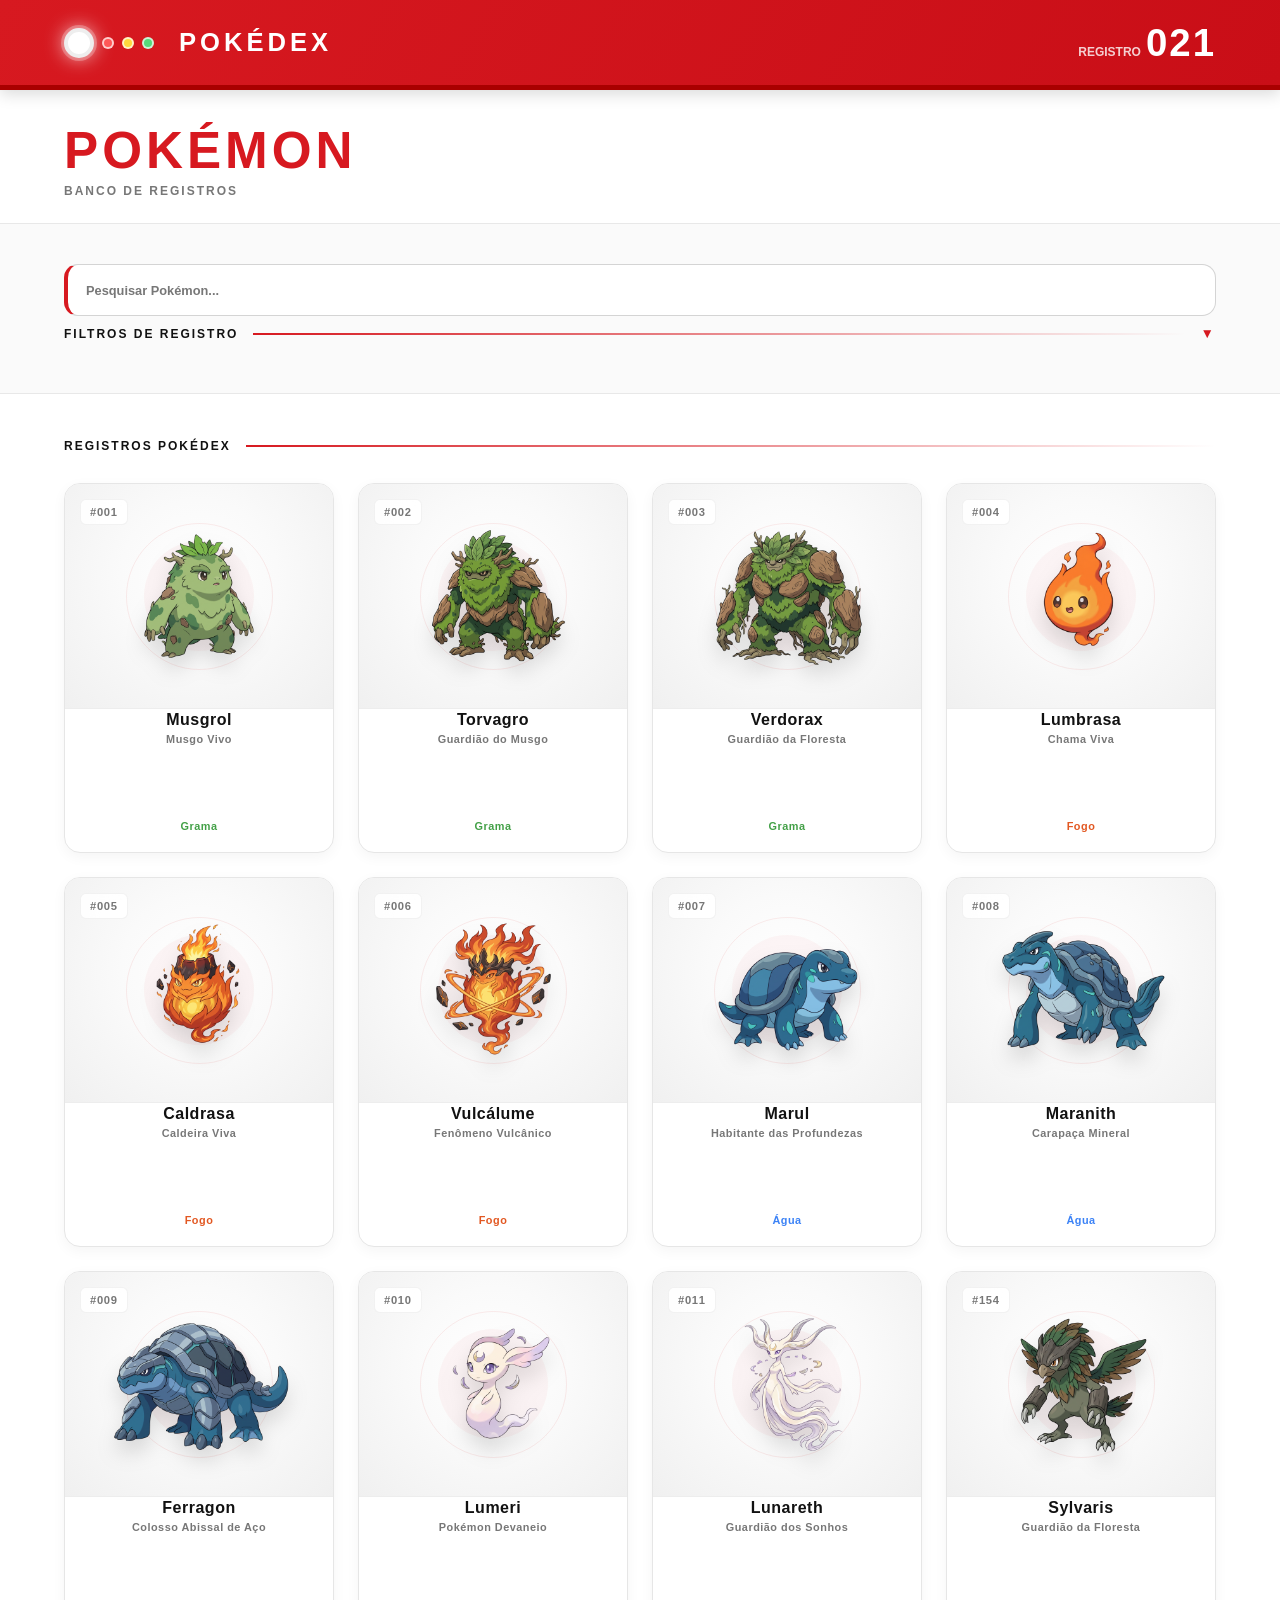
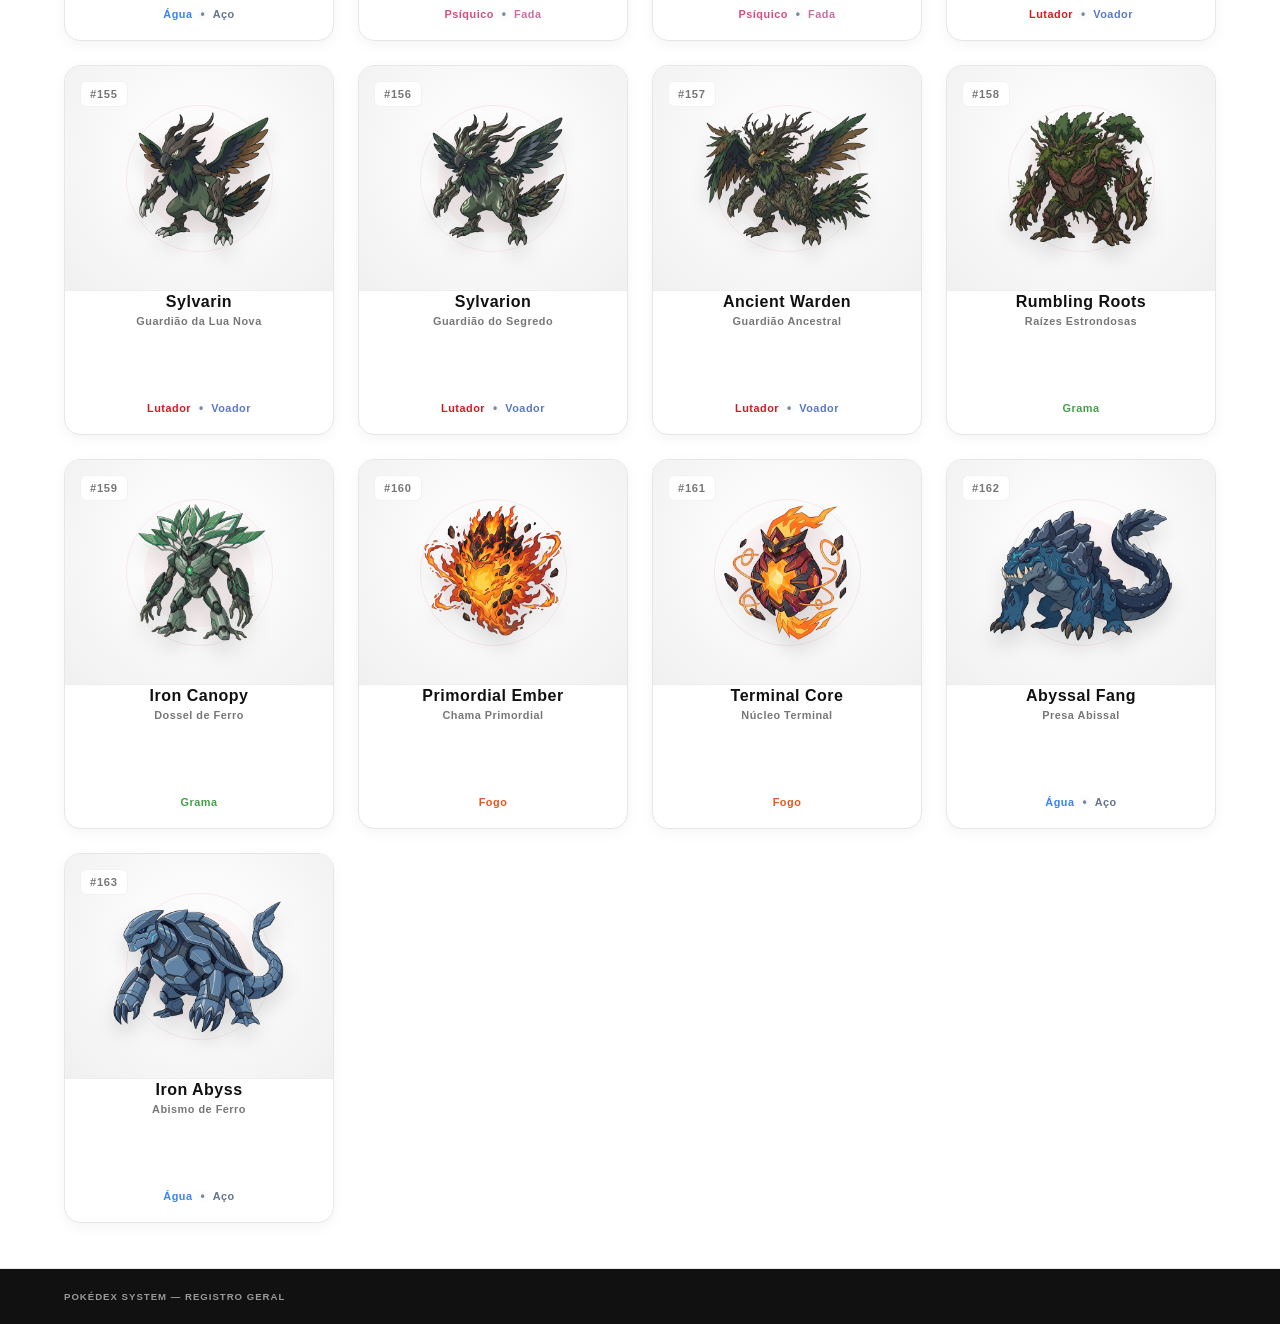
<file: index.html>
<!DOCTYPE html>

<html lang="pt-BR">

<head>


<meta charset="UTF-8">
<meta name="viewport" content="width=device-width, initial-scale=1.0">

<title>Pokédex — Sistema de Registro</title>

<link rel="stylesheet" href="css/pokedex.css">


</head>

<body>

<main class="pokedex" id="pokedex">


<!-- =====================================================
     HEADER
====================================================== -->

<header class="pokedex-header">

    <div class="header-lights">

        <span class="light light-main"></span>
        <span class="light light-red"></span>
        <span class="light light-yellow"></span>
        <span class="light light-green"></span>

    </div>

    <div class="header-title">

        <span>POKÉDEX</span>

    </div>

    <div class="header-number">

        <span>REGISTRO</span>

        <strong id="pokemon-count">
            001
        </strong>

    </div>

</header>


<!-- =====================================================
     TÍTULO
====================================================== -->

<section class="pokemon-identification">

    <div class="pokemon-name">

        <h1>
            POKÉMON
        </h1>

        <span>
            BANCO DE REGISTROS
        </span>

    </div>

</section>



<!-- =====================================================
     BUSCA E FILTROS
====================================================== -->
<section class="pokedex-filters">

    <!-- BUSCA -->
    <div class="filter-search">
        <input
            type="text"
            id="pokemon-search"
            placeholder="Pesquisar Pokémon..."
            autocomplete="off"
        >
    </div>

    <!-- CABEÇALHO RECOLHÍVEL DOS FILTROS -->
    <button
        type="button"
        class="filters-toggle"
        id="filters-toggle"
        aria-expanded="false"
        aria-controls="filters-content"
    >
        <span>FILTROS DE REGISTRO</span>
        <span class="filters-arrow">▼</span>
    </button>

    <!-- CONTEÚDO DOS FILTROS -->
    <div class="filters-content" id="filters-content" hidden>

        <div class="filter-grid">

            <!-- TIPO -->
            <div class="filter-group">
                <label for="type-filter">TIPO</label>

                <select id="type-filter">
                    <option value="all">TODOS OS TIPOS</option>
                    <option value="normal">NORMAL</option>
                    <option value="fire">FOGO</option>
                    <option value="water">ÁGUA</option>
                    <option value="electric">ELÉTRICO</option>
                    <option value="grass">GRAMA</option>
                    <option value="ice">GELO</option>
                    <option value="fighting">LUTADOR</option>
                    <option value="poison">VENENO</option>
                    <option value="ground">TERRA</option>
                    <option value="flying">VOADOR</option>
                    <option value="psychic">PSÍQUICO</option>
                    <option value="bug">INSETO</option>
                    <option value="rock">PEDRA</option>
                    <option value="ghost">FANTASMA</option>
                    <option value="dragon">DRAGÃO</option>
                    <option value="dark">SOMBRIO</option>
                    <option value="steel">AÇO</option>
                    <option value="fairy">FADA</option>
                </select>
            </div>

            <!-- CATEGORIA -->
            <div class="filter-group">
                <label for="category-filter">CATEGORIA</label>

                <select id="category-filter">
                    <option value="all">TODOS</option>
                    <option value="legendary">LENDÁRIO</option>
                    <option value="pseudo">PSEUDO-LENDÁRIO</option>
                    <option value="normal">COMUM</option>
                </select>
            </div>

            <!-- FORMAS ESPECIAIS -->
            <div class="filter-group">
                <label for="special-filter">FORMAS ESPECIAIS</label>

                <select id="special-filter">
                    <option value="all">TODAS</option>
                    <option value="mega">MEGA EVOLUÇÃO</option>
                    <option value="gigantamax">GIGANTAMAX</option>
                    <option value="tera">TERASTALIZAÇÃO</option>
                    <option value="paradox">PARADOX</option>
                    <option value="regional">FORMA REGIONAL</option>
                </select>
            </div>

            <!-- STATUS DO REGISTRO -->
            <div class="filter-group">
                <label for="status-filter">REGISTRO</label>

                <select id="status-filter">
                    <option value="all">TODOS</option>
                    <option value="registered">REGISTRADOS</option>
                </select>
            </div>

        </div>

        <!-- LIMPAR FILTROS -->
        <button
            type="button"
            class="filter-reset"
            id="reset-filters"
        >
            LIMPAR FILTROS
        </button>

    </div>

</section>


<!-- =====================================================
     LISTA DE POKÉMON
====================================================== -->

<section class="pokemon-list-section">

    <div class="section-title">

        <span>
            REGISTROS POKÉDEX
        </span>

    </div>


    <!-- STATUS DO AJAX -->

    <div
        class="dex-loading"
        id="dex-loading"
    >

        <span class="status-dot"></span>

        CARREGANDO REGISTROS...

    </div>


    <!-- ERRO -->

    <div
        class="dex-error"
        id="dex-error"
        hidden
    >

        <strong>
            ERRO DE COMUNICAÇÃO
        </strong>

        <p>
            Não foi possível carregar os registros da Pokédex.
        </p>

    </div>


    <!-- RESULTADO -->

    <div
        class="pokemon-grid"
        id="pokemon-grid"
    >

        <!--
            Os Pokémon serão inseridos aqui
            automaticamente pelo JavaScript.
        -->

    </div>


    <!-- SEM RESULTADOS -->

    <div
        class="dex-empty"
        id="dex-empty"
        hidden
    >

        NENHUM POKÉMON ENCONTRADO.

    </div>

</section>


<!-- =====================================================
     FOOTER
====================================================== -->

<footer class="pokedex-footer">

    <div>
        POKÉDEX SYSTEM — REGISTRO GERAL
    </div>

</footer>


</main>

<!-- =====================================================
     JAVASCRIPT
====================================================== -->

<script src="js/pokedex.js"></script>

</body>

</html>
</file>
<file: css/pokedex.css>
/* =========================================================
   POKÉDEX — INTERFACE PRINCIPAL
   Tema: Branco + Vermelho
   Compatível com a listagem, filtros e tela de detalhes
   ========================================================= */

/* ======================== RESET ======================== */

* {
    margin: 0;
    padding: 0;
    box-sizing: border-box;
}

:root {
    --red: #d71920;
    --red-dark: #a90000;
    --red-light: #ef3036;
    --white: #ffffff;
    --black: #111111;
    --gray-50: #fafafa;
    --gray-100: #f4f4f4;
    --gray-200: #e8e8e8;
    --gray-300: #d4d4d4;
    --gray-500: #777777;
    --gray-700: #3b3b3b;
    --green: #1ca64c;
    --blue: #3b82f6;
    --yellow: #f3c316;
    --shadow: 0 8px 25px rgba(0, 0, 0, 0.08);
    --shadow-hover: 0 16px 38px rgba(0, 0, 0, 0.14);
    --radius: 14px;
    --transition: 0.25s ease;
}

html {
    width: 100%;
    min-height: 100%;
    scroll-behavior: smooth;
}

body {
    width: 100%;
    min-height: 100vh;
    font-family: Arial, Helvetica, sans-serif;
    background: var(--gray-100);
    color: #171717;
    overflow-x: hidden;
}

img {
    max-width: 100%;
}

button,
input,
select {
    font: inherit;
}

button,
select {
    cursor: pointer;
}

button:disabled {
    cursor: not-allowed;
}

/* ======================== ESTRUTURA ======================== */

.pokedex {
    width: 100%;
    min-height: 100vh;
    display: flex;
    flex-direction: column;
    background: var(--white);
}

/* ======================== HEADER ======================== */

.pokedex-header {
    width: 100%;
    min-height: 90px;
    padding: 18px 5vw;
    display: flex;
    align-items: center;
    position: relative;
    z-index: 10;
    background: linear-gradient(120deg, var(--red), #c90e17);
    color: var(--white);
    border-bottom: 5px solid var(--red-dark);
    box-shadow: 0 4px 15px rgba(0, 0, 0, 0.15);
}

.header-lights {
    display: flex;
    align-items: center;
    gap: 8px;
    margin-right: 25px;
}

.light {
    width: 12px;
    height: 12px;
    border-radius: 50%;
    border: 2px solid rgba(255, 255, 255, 0.7);
    background: rgba(255, 255, 255, 0.35);
}

.light-main {
    width: 30px;
    height: 30px;
    background: var(--white);
    border: 4px solid #eeeeee;
    box-shadow: 0 0 0 3px rgba(255, 255, 255, 0.25),
                0 0 20px rgba(255, 255, 255, 0.8);
    animation: mainLightPulse 2.5s infinite;
}

.light-red { background: #ff5757; }
.light-yellow { background: #ffd83d; }
.light-green { background: #55d87a; }

@keyframes mainLightPulse {
    0%, 100% {
        box-shadow: 0 0 0 3px rgba(255, 255, 255, 0.25),
                    0 0 15px rgba(255, 255, 255, 0.5);
    }
    50% {
        box-shadow: 0 0 0 4px rgba(255, 255, 255, 0.3),
                    0 0 28px rgba(255, 255, 255, 0.95);
    }
}

.header-title {
    display: flex;
    flex-direction: column;
    gap: 3px;
}

.header-title span {
    font-size: clamp(1.3rem, 2vw, 1.9rem);
    font-weight: 900;
    letter-spacing: 4px;
}

.header-title small {
    font-size: 0.65rem;
    font-weight: 700;
    letter-spacing: 2px;
    opacity: 0.85;
}

.header-number {
    margin-left: auto;
    display: flex;
    align-items: baseline;
    gap: 5px;
}

.header-number span {
    font-size: 0.75rem;
    font-weight: 700;
    opacity: 0.8;
}

.header-number strong {
    font-size: clamp(1.5rem, 3vw, 2.5rem);
    font-weight: 900;
    letter-spacing: 2px;
}

/* ======================== IDENTIFICAÇÃO ======================== */

.pokemon-identification {
    width: 100%;
    padding: 35px 5vw 25px;
    display: flex;
    align-items: center;
    gap: 25px;
    background: var(--white);
    border-bottom: 1px solid var(--gray-200);
}

.dex-id {
    min-width: 110px;
    height: 45px;
    padding: 0 15px;
    display: flex;
    align-items: center;
    justify-content: center;
    background: var(--black);
    color: var(--white);
    border-radius: 6px;
    font-size: 0.75rem;
    font-weight: 800;
    letter-spacing: 1px;
}

.pokemon-name h1 {
    color: var(--red);
    font-size: clamp(2rem, 4vw, 3.5rem);
    font-weight: 900;
    letter-spacing: 4px;
    line-height: 1;
}

.pokemon-name span {
    display: block;
    margin-top: 8px;
    color: var(--gray-500);
    font-size: 0.75rem;
    font-weight: 800;
    letter-spacing: 2px;
}

/* ======================== TÍTULOS ======================== */

.section-title {
    display: flex;
    align-items: center;
    gap: 15px;
    margin-bottom: 30px;
    color: var(--black);
    font-size: 0.75rem;
    font-weight: 900;
    letter-spacing: 2px;
}

.section-title::after {
    content: "";
    height: 2px;
    flex: 1;
    background: linear-gradient(to right, var(--red), transparent);
}

/* ======================== FILTROS ======================== */

.pokedex-filters {
    width: 100%;
    padding: 40px 5vw;
    background: var(--gray-50);
    border-bottom: 1px solid var(--gray-200);
}

.filter-search {
    width: 100%;
    margin-bottom: 20px;
}

.filter-search input {
    width: 100%;
    height: 52px;
    padding: 0 18px;
    border: 1px solid var(--gray-300);
    border-left: 4px solid var(--red);
    border-radius: var(--radius);
    background: var(--white);
    color: var(--black);
    font-size: 0.8rem;
    font-weight: 700;
    outline: none;
    transition: border-color var(--transition),
                box-shadow var(--transition);
}

.filter-search input::placeholder {
    color: var(--gray-500);
}

.filter-search input:focus {
    border-color: var(--red);
    box-shadow: 0 0 0 4px rgba(215, 25, 32, 0.09);
}

.filter-grid {
    display: grid;
    grid-template-columns: repeat(4, minmax(0, 1fr));
    gap: 15px;
}

.filter-group {
    display: flex;
    flex-direction: column;
    gap: 7px;
}

.filter-group label {
    color: var(--gray-500);
    font-size: 0.6rem;
    font-weight: 900;
    letter-spacing: 1.5px;
}

.filter-group select {
    width: 100%;
    height: 45px;
    padding: 0 12px;
    border: 1px solid var(--gray-300);
    border-radius: 7px;
    background: var(--white);
    color: var(--black);
    font-size: 0.68rem;
    font-weight: 800;
    outline: none;
    transition: border-color var(--transition),
                box-shadow var(--transition);
}

.filter-group select:focus {
    border-color: var(--red);
    box-shadow: 0 0 0 3px rgba(215, 25, 32, 0.08);
}

.filter-reset {
    height: 40px;
    margin-top: 18px;
    padding: 0 18px;
    border: 1px solid var(--gray-300);
    border-radius: 7px;
    background: var(--white);
    color: var(--gray-700);
    font-size: 0.65rem;
    font-weight: 900;
    letter-spacing: 1px;
    transition: background var(--transition),
                color var(--transition),
                border-color var(--transition),
                transform var(--transition);
}

.filter-reset:hover {
    background: var(--black);
    color: var(--white);
    border-color: var(--black);
    transform: translateY(-2px);
}

/* ======================== LISTA DE POKÉMON ======================== */

.pokemon-list-section {
    width: 100%;
    padding: 45px 5vw;
    background: var(--white);
    border-bottom: 1px solid var(--gray-200);
}

/* ======================== CARREGAMENTO E ERROS ======================== */

.dex-loading {
    min-height: 120px;
    display: flex;
    align-items: center;
    justify-content: center;
    gap: 10px;
    color: var(--gray-500);
    font-size: 0.7rem;
    font-weight: 900;
    letter-spacing: 1.5px;
}

.dex-loading .status-dot {
    width: 8px;
    height: 8px;
}

.dex-error {
    padding: 25px;
    background: #fff5f5;
    border: 1px solid #f0b5b5;
    border-left: 4px solid var(--red);
    border-radius: var(--radius);
    text-align: center;
}

.dex-error strong {
    display: block;
    color: var(--red);
    font-size: 0.8rem;
    letter-spacing: 1px;
}

.dex-error p {
    margin-top: 8px;
    color: var(--gray-700);
    font-size: 0.75rem;
}

/* =========================================================
   CARDS DA POKÉDEX — ESTILO RENOVADO
   Compatível com createPokemonCard() do JavaScript
   ========================================================= */

.pokemon-grid {
    display: grid;
    grid-template-columns: repeat(4, minmax(0, 1fr));
    gap: 24px;
    align-items: stretch;
}

/* Card */

.pokemon-card {
    position: relative;
    isolation: isolate;
    min-width: 0;
    min-height: 370px;
    overflow: hidden;
    display: flex;
    flex-direction: column;
    align-items: stretch;
    border: 1px solid #e6e6e6;
    border-radius: 16px;
    background: var(--white);
    cursor: pointer;
    text-align: left;
    box-shadow: 0 4px 14px rgba(0, 0, 0, 0.045);
    transition: transform 0.28s ease,
                border-color 0.28s ease,
                box-shadow 0.28s ease;
}

/* Linha superior vermelha */

.pokemon-card::before {
    content: "";
    position: absolute;
    z-index: 2;
    top: 0;
    left: 0;
    width: 100%;
    height: 4px;
    background: var(--red);
    transform: scaleX(0);
    transform-origin: left;
    transition: transform 0.28s ease;
}

.pokemon-card:hover,
.pokemon-card:focus-visible {
    transform: translateY(-7px);
    border-color: rgba(215, 25, 32, 0.65);
    box-shadow: var(--shadow-hover);
    outline: none;
}

.pokemon-card:hover::before,
.pokemon-card:focus-visible::before {
    transform: scaleX(1);
}

.pokemon-card:active {
    transform: translateY(-3px);
}

/* Número da Pokédex */

.pokemon-card-number {
    position: absolute;
    top: 15px;
    left: 15px;
    z-index: 3;
    padding: 6px 9px;
    border: 1px solid rgba(0, 0, 0, 0.05);
    border-radius: 6px;
    background: rgba(255, 255, 255, 0.9);
    color: #777;
    font-size: 0.7rem;
    font-weight: 900;
    letter-spacing: 0.7px;
    backdrop-filter: blur(8px);
}

/* Indicadores de formas especiais */

.pokemon-card-features {
    position: relative;
    z-index: 3;
    display: flex;
    flex-wrap: wrap;
    gap: 5px;
    padding: 0 16px 16px;
}

.feature-badge {
    display: inline-flex;
    align-items: center;
    justify-content: center;
    padding: 5px 8px;
    border-radius: 5px;
    background: var(--black);
    color: var(--white);
    font-size: 0.55rem;
    font-weight: 900;
    letter-spacing: 0.4px;
    line-height: 1.3;
}

.badge-mega {
    background: #6d28d9;
}

.badge-gigantamax {
    background: var(--red);
}

.badge-tera {
    background: #526fc0;
}

.badge-paradox {
    background: #374151;
}

.badge-regional {
    background: #0f766e;
}

/* Compatibilidade com possíveis classes antigas */

.pokemon-card-badges {
    position: absolute;
    top: 12px;
    right: 12px;
    z-index: 3;
    display: flex;
    flex-wrap: wrap;
    justify-content: flex-end;
    gap: 5px;
    max-width: 58%;
}

.pokemon-badge {
    padding: 5px 7px;
    border-radius: 5px;
    background: var(--black);
    color: var(--white);
    font-size: 0.5rem;
    font-weight: 900;
    letter-spacing: 0.4px;
}

.pokemon-badge.legendary { background: #8b1e1e; }
.pokemon-badge.mega { background: #6d28d9; }
.pokemon-badge.gigantamax { background: var(--red); }
.pokemon-badge.tera { background: #526fc0; }
.pokemon-badge.paradox { background: #374151; }
.pokemon-badge.pseudo { background: #a16207; }

/* Área da imagem */

.pokemon-card-image {
    position: relative;
    width: 100%;
    height: 225px;
    flex-shrink: 0;
    margin-top: 0;
    padding: 24px;
    display: flex;
    align-items: center;
    justify-content: center;
    overflow: hidden;
    background: radial-gradient(
        circle at 50% 42%,
        #ffffff 0%,
        #fafafa 42%,
        #f0f0f0 100%
    );
    border-bottom: 1px solid #ededed;
}

/* Círculo decorativo atrás da imagem */

.pokemon-card-image::before {
    content: "";
    position: absolute;
    width: 145px;
    height: 145px;
    border: 1px solid rgba(215, 25, 32, 0.08);
    border-radius: 50%;
    transition: transform 0.35s ease,
                background 0.35s ease;
}

.pokemon-card-image::after {
    content: "";
    position: absolute;
    width: 110px;
    height: 110px;
    border-radius: 50%;
    background: rgba(215, 25, 32, 0.035);
    transition: transform 0.35s ease;
}

.pokemon-card-image img {
    position: relative;
    z-index: 1;
    width: 86%;
    height: 86%;
    object-fit: contain;
    filter: drop-shadow(0 12px 10px rgba(0, 0, 0, 0.13));
    transition: transform 0.35s ease,
                filter 0.35s ease;
}

.pokemon-card:hover .pokemon-card-image img {
    transform: scale(1.1) translateY(-3px);
    filter: drop-shadow(0 17px 13px rgba(0, 0, 0, 0.17));
}

.pokemon-card:hover .pokemon-card-image::before {
    transform: scale(1.12);
    background: rgba(215, 25, 32, 0.025);
}

.pokemon-card:hover .pokemon-card-image::after {
    transform: scale(1.2);
}

/* Informações do card
   O JavaScript atual insere os elementos diretamente no card.
   Estes seletores mantêm compatibilidade com essa estrutura. */

.pokemon-card-info {
    padding: 17px 18px;
    display: flex;
    flex-direction: column;
    gap: 7px;
}

.pokemon-card-info-number {
    color: var(--gray-500);
    font-size: 0.58rem;
    font-weight: 900;
    letter-spacing: 1px;
}

.pokemon-card-name,
.pokemon-card-info h2 {
    margin: 0;
    color: var(--black);
    font-size: 1rem;
    font-weight: 900;
    letter-spacing: 0.7px;
    line-height: 1.35;
    overflow-wrap: anywhere;
    transition: color var(--transition);
}

.pokemon-card:hover .pokemon-card-name,
.pokemon-card:hover .pokemon-card-info h2 {
    color: var(--red);
}

.pokemon-card-category {
    margin: 0;
    color: var(--gray-500);
    font-size: 0.63rem;
    font-weight: 700;
    letter-spacing: 0.5px;
    line-height: 1.5;
}

/* Tipos — JavaScript gera .type.type-fighting etc. */

.pokemon-card-types {
    padding: 0 16px 15px;
    margin-top: auto;
    display: flex;
    flex-wrap: wrap;
    gap: 6px;
}

.pokemon-card-types .type,
.card-type {
    min-width: 65px;
    min-height: 25px;
    padding: 5px 9px;
    display: inline-flex;
    align-items: center;
    justify-content: center;
    border-radius: 5px;
    color: var(--white);
    font-size: 0.55rem;
    font-weight: 900;
    letter-spacing: 0.5px;
    text-align: center;
}

/* Cores dos tipos */

.type-normal, .card-type.normal { background: #8c8c8c; }
.type-fire, .card-type.fire { background: #e25822; }
.type-water, .card-type.water { background: #3b82f6; }
.type-electric, .card-type.electric { background: #c69a00; }
.type-grass, .card-type.grass { background: #43a047; }
.type-ice, .card-type.ice { background: #4db6c9; }
.type-fighting, .card-type.fighting { background: var(--red); }
.type-poison, .card-type.poison { background: #8e44ad; }
.type-ground, .card-type.ground { background: #a87535; }
.type-flying, .card-type.flying { background: #5b78c7; }
.type-psychic, .card-type.psychic { background: #d14f7a; }
.type-bug, .card-type.bug { background: #6b8e23; }
.type-rock, .card-type.rock { background: #82714b; }
.type-ghost, .card-type.ghost { background: #665191; }
.type-dragon, .card-type.dragon { background: #5b3fa3; }
.type-dark, .card-type.dark { background: #3f3f46; }
.type-steel, .card-type.steel { background: #64748b; }
.type-fairy, .card-type.fairy { background: #c66fa3; }

/* Pokémon sem registro */

.pokemon-card.unregistered {
    opacity: 0.65;
    filter: grayscale(0.35);
}

.pokemon-card.unregistered:hover {
    opacity: 1;
    filter: grayscale(0);
}

/* Nenhum resultado */

.dex-empty {
    padding: 60px 20px;
    color: var(--gray-500);
    text-align: center;
    font-size: 0.75rem;
    font-weight: 900;
    letter-spacing: 1.5px;
}

/* ======================== SEÇÕES DA TELA INTERNA ======================== */

.pokemon-information,
.pokedex-entry,
.pokemon-lore,
.pokemon-stats,
.evolution-section,
.special-forms,
.form-details,
.battle-section {
    width: 100%;
    padding: 45px 5vw;
    border-bottom: 1px solid var(--gray-200);
}

/* ======================== DISPLAY PRINCIPAL ======================== */

.pokemon-display {
    width: 100%;
    min-height: 430px;
    position: relative;
    overflow: hidden;
    display: flex;
    align-items: center;
    justify-content: center;
    background: linear-gradient(135deg, #fff 0%, #fafafa 50%, #f0f0f0 100%);
    border-bottom: 1px solid var(--gray-200);
}

.scanner-grid {
    position: absolute;
    inset: 0;
    opacity: 0.35;
    background-image: linear-gradient(rgba(215, 25, 32, 0.06) 1px, transparent 1px),
                      linear-gradient(90deg, rgba(215, 25, 32, 0.06) 1px, transparent 1px);
    background-size: 40px 40px;
    pointer-events: none;
}

.scanner-line {
    position: absolute;
    width: 100%;
    height: 2px;
    background: var(--red);
    opacity: 0.35;
    box-shadow: 0 0 10px rgba(215, 25, 32, 0.5);
    animation: scannerMove 4s linear infinite;
    pointer-events: none;
}

@keyframes scannerMove {
    0% { transform: translateY(-210px); }
    50% { transform: translateY(210px); }
    100% { transform: translateY(-210px); }
}

.pokemon-image-container {
    position: relative;
    z-index: 2;
    width: min(420px, 60vw);
    height: 360px;
    display: flex;
    align-items: center;
    justify-content: center;
}

.pokemon-image {
    max-width: 100%;
    max-height: 100%;
    object-fit: contain;
    filter: drop-shadow(0 20px 20px rgba(0, 0, 0, 0.15));
    animation: pokemonFloat 4s ease-in-out infinite;
    transition: opacity 0.3s ease,
                transform 0.3s ease,
                filter 0.3s ease;
}

@keyframes pokemonFloat {
    0%, 100% { transform: translateY(0); }
    50% { transform: translateY(-10px); }
}

.scan-status {
    position: absolute;
    left: 5vw;
    bottom: 25px;
    display: flex;
    align-items: center;
    gap: 8px;
    color: var(--gray-500);
    font-size: 0.7rem;
    font-weight: 800;
    letter-spacing: 1px;
}

.status-dot {
    width: 8px;
    height: 8px;
    flex-shrink: 0;
    border-radius: 50%;
    background: var(--green);
    box-shadow: 0 0 10px rgba(28, 166, 76, 0.5);
    animation: statusBlink 1.5s infinite;
}

@keyframes statusBlink {
    0%, 100% { opacity: 1; }
    50% { opacity: 0.3; }
}

.form-label {
    position: absolute;
    right: 5vw;
    bottom: 25px;
    padding: 8px 14px;
    background: var(--black);
    color: var(--white);
    border-radius: 5px;
    font-size: 0.65rem;
    font-weight: 800;
    letter-spacing: 1.5px;
}

/* ======================== TIPOS NA TELA INTERNA ======================== */

.type-section {
    margin-bottom: 25px;
}

.type-section h3 {
    margin-bottom: 12px;
    color: var(--gray-500);
    font-size: 0.65rem;
    letter-spacing: 1.5px;
}

.types {
    display: flex;
    flex-wrap: wrap;
    gap: 8px;
}

.types .type {
    min-width: 100px;
    padding: 9px 16px;
    display: inline-flex;
    align-items: center;
    justify-content: center;
    border-radius: 5px;
    color: var(--white);
    font-size: 0.7rem;
    font-weight: 900;
    letter-spacing: 1px;
}

/* ======================== INFORMAÇÕES ======================== */

.info-grid {
    display: grid;
    grid-template-columns: repeat(4, minmax(0, 1fr));
    gap: 15px;
}

.info-card {
    min-height: 100px;
    padding: 20px;
    background: var(--gray-50);
    border: 1px solid var(--gray-200);
    border-left: 4px solid var(--red);
    border-radius: var(--radius);
    display: flex;
    flex-direction: column;
    justify-content: center;
    gap: 8px;
    transition: transform var(--transition),
                box-shadow var(--transition);
}

.info-card:hover {
    transform: translateY(-3px);
    box-shadow: var(--shadow);
}

.info-card span,
.form-detail-card span {
    color: var(--gray-500);
    font-size: 0.65rem;
    font-weight: 800;
    letter-spacing: 1.2px;
}

.info-card strong {
    color: var(--black);
    font-size: 1rem;
}

/* ======================== HABILIDADE ======================== */

.ability-card {
    margin-top: 20px;
    padding: 22px;
    display: flex;
    align-items: center;
    gap: 20px;
    background: var(--black);
    color: var(--white);
    border-radius: var(--radius);
}

.ability-icon {
    width: 50px;
    height: 50px;
    flex-shrink: 0;
    display: flex;
    align-items: center;
    justify-content: center;
    border-radius: 50%;
    background: var(--red);
    font-size: 1.3rem;
}

.ability-card span {
    display: block;
    margin-bottom: 4px;
    color: #bbbbbb;
    font-size: 0.6rem;
    font-weight: 800;
    letter-spacing: 1.5px;
}

.ability-card strong {
    font-size: 1rem;
}

.ability-card p {
    margin-top: 7px;
    color: #cccccc;
    font-size: 0.8rem;
    line-height: 1.6;
}

/* ======================== ENTRADA DA POKÉDEX ======================== */

.entry-content {
    position: relative;
    padding: 30px;
    background: var(--gray-50);
    border-left: 5px solid var(--red);
    border-radius: var(--radius);
}

.entry-number {
    display: block;
    margin-bottom: 12px;
    color: var(--red);
    font-size: 0.75rem;
    font-weight: 900;
    letter-spacing: 1px;
}

.entry-content p {
    max-width: 1000px;
    color: var(--gray-700);
    font-size: 1rem;
    line-height: 1.8;
}

/* ======================== LORE ======================== */

.lore-card {
    display: grid;
    grid-template-columns: 70px minmax(0, 1fr);
    gap: 25px;
    padding: 30px;
    background: var(--black);
    color: var(--white);
    border-radius: var(--radius);
}

.lore-mark {
    width: 60px;
    height: 60px;
    display: flex;
    align-items: center;
    justify-content: center;
    border-radius: 50%;
    background: var(--red);
    font-size: 1.5rem;
    font-weight: 900;
}

.lore-content h3 {
    margin-bottom: 15px;
    color: var(--white);
    font-size: 1.1rem;
    letter-spacing: 2px;
}

.lore-content p {
    color: #d0d0d0;
    font-size: 0.9rem;
    line-height: 1.8;
}

.lore-content blockquote {
    margin-top: 20px;
    padding-left: 15px;
    border-left: 3px solid var(--red);
    color: var(--white);
    font-size: 0.9rem;
    font-style: italic;
    line-height: 1.6;
}

/* ======================== ESTATÍSTICAS ======================== */

.stats-container {
    display: grid;
    grid-template-columns: repeat(2, minmax(0, 1fr));
    gap: 20px 35px;
}

.stat {
    width: 100%;
}

.stat-header {
    display: flex;
    justify-content: space-between;
    align-items: center;
    margin-bottom: 7px;
}

.stat-header span {
    color: var(--gray-500);
    font-size: 0.65rem;
    font-weight: 900;
    letter-spacing: 1px;
}

.stat-header strong {
    color: var(--black);
    font-size: 0.8rem;
}

.stat-bar {
    width: 100%;
    height: 9px;
    overflow: hidden;
    background: var(--gray-200);
    border-radius: 10px;
}

.stat-fill {
    height: 100%;
    background: var(--red);
    border-radius: inherit;
    transition: width 0.8s ease;
}

.stat-total {
    grid-column: 1 / -1;
    display: flex;
    align-items: center;
    justify-content: space-between;
    padding: 18px 20px;
    margin-top: 5px;
    background: var(--black);
    color: var(--white);
    border-radius: var(--radius);
}

.stat-total span {
    font-size: 0.7rem;
    font-weight: 800;
    letter-spacing: 1.5px;
}

.stat-total strong {
    color: var(--red-light);
    font-size: 1.5rem;
}

/* ======================== EVOLUÇÃO ======================== */

.evolution-chain {
    width: 100%;
    display: flex;
    align-items: center;
    justify-content: center;
    gap: 15px;
}

.evolution-card {
    position: relative;
    flex: 1;
    max-width: 330px;
    min-height: 270px;
    padding: 20px;
    border: 2px solid var(--gray-200);
    background: var(--white);
    border-radius: var(--radius);
    cursor: pointer;
    display: flex;
    flex-direction: column;
    align-items: center;
    justify-content: center;
    transition: transform var(--transition),
                border-color var(--transition),
                box-shadow var(--transition);
}

.evolution-card:hover {
    transform: translateY(-5px);
    border-color: var(--red);
    box-shadow: var(--shadow-hover);
}

.evolution-card.active {
    border-color: var(--red);
    box-shadow: 0 0 0 2px rgba(215, 25, 32, 0.12), var(--shadow);
}

.evolution-number {
    position: absolute;
    top: 12px;
    left: 15px;
    color: var(--gray-500);
    font-size: 0.6rem;
    font-weight: 800;
}

.evolution-image {
    width: 150px;
    height: 150px;
    display: flex;
    align-items: center;
    justify-content: center;
}

.evolution-image img {
    width: 100%;
    height: 100%;
    object-fit: contain;
    transition: transform var(--transition);
}

.evolution-card:hover img {
    transform: scale(1.06);
}

.evolution-card strong {
    margin-top: 8px;
    color: var(--black);
    font-size: 0.9rem;
    letter-spacing: 1px;
}

.evolution-card small {
    margin-top: 6px;
    color: var(--red);
    font-size: 0.6rem;
    font-weight: 900;
    letter-spacing: 1px;
}

.evolution-arrow {
    color: var(--red);
    font-size: 1.8rem;
    font-weight: 900;
}

/* ======================== FORMAS ESPECIAIS ======================== */

.special-form-grid {
    display: grid;
    grid-template-columns: repeat(3, minmax(0, 1fr));
    gap: 20px;
}

.special-form-card {
    min-height: 310px;
    padding: 0;
    overflow: hidden;
    border: 2px solid var(--gray-200);
    border-radius: var(--radius);
    background: var(--white);
    cursor: pointer;
    text-align: left;
    transition: transform var(--transition),
                border-color var(--transition),
                box-shadow var(--transition);
}

.special-form-card:hover {
    transform: translateY(-6px);
    border-color: var(--red);
    box-shadow: var(--shadow-hover);
}

.special-form-image {
    width: 100%;
    height: 220px;
    display: flex;
    align-items: center;
    justify-content: center;
    background: var(--gray-100);
    overflow: hidden;
}

.special-form-image img {
    width: 85%;
    height: 85%;
    object-fit: contain;
    transition: transform 0.3s ease;
}

.special-form-card:hover .special-form-image img {
    transform: scale(1.07);
}

.special-form-info {
    padding: 18px 20px;
    display: flex;
    flex-direction: column;
    gap: 5px;
}

.special-form-info span {
    color: var(--gray-500);
    font-size: 0.6rem;
    font-weight: 800;
}

.special-form-info strong {
    color: var(--black);
    font-size: 1rem;
    letter-spacing: 1px;
}

.special-form-info small {
    color: var(--red);
    font-size: 0.6rem;
    font-weight: 900;
    letter-spacing: 1px;
}

/* ======================== DETALHES DA FORMA ======================== */

.form-details-grid {
    display: grid;
    grid-template-columns: repeat(4, minmax(0, 1fr));
    gap: 15px;
}

.form-detail-card {
    min-height: 90px;
    padding: 20px;
    background: var(--gray-50);
    border: 1px solid var(--gray-200);
    border-top: 3px solid var(--red);
    border-radius: var(--radius);
    display: flex;
    flex-direction: column;
    justify-content: center;
    gap: 8px;
}

.form-detail-card strong {
    color: var(--black);
    font-size: 0.85rem;
}

/* ======================== BATALHA ======================== */

.battle-section {
    width: 100%;
    padding: 45px 5vw;
    border-bottom: 1px solid var(--gray-200);
}

.battle-grid {
    display: grid;
    grid-template-columns: repeat(4, minmax(0, 1fr));
    gap: 15px;
}

.battle-card {
    min-width: 0;
    min-height: 145px;
    padding: 20px;
    background: var(--gray-50);
    border: 1px solid var(--gray-200);
    border-left: 4px solid var(--red);
    border-radius: var(--radius);
    display: flex;
    flex-direction: column;
    justify-content: center;
    gap: 8px;
    transition: transform var(--transition),
                box-shadow var(--transition),
                border-color var(--transition);
}

.battle-card:hover {
    transform: translateY(-3px);
    box-shadow: var(--shadow);
    border-color: var(--red);
}

.battle-card > span {
    color: var(--gray-500);
    font-size: 0.6rem;
    font-weight: 900;
    letter-spacing: 1.5px;
}

.battle-card > strong {
    color: var(--black);
    font-size: 1rem;
    letter-spacing: 0.5px;
}

.battle-card > p {
    color: var(--gray-700);
    font-size: 0.75rem;
    line-height: 1.6;
}

.battle-role-card {
    grid-column: span 2;
    background: var(--black);
    border-left: 4px solid var(--red);
}

.battle-role-card > span { color: #999999; }
.battle-role-card > strong { color: var(--white); font-size: 1.2rem; }
.battle-role-card > p { color: #cccccc; }

.ev-distribution {
    display: flex;
    flex-direction: column;
    gap: 7px;
    margin-top: 3px;
}

.ev-row {
    padding: 6px 9px;
    display: flex;
    align-items: center;
    justify-content: space-between;
    background: var(--white);
    border: 1px solid var(--gray-200);
    border-radius: 5px;
}

.ev-row span {
    color: var(--gray-500);
    font-size: 0.6rem;
    font-weight: 900;
    letter-spacing: 1px;
}

.ev-row strong {
    color: var(--red);
    font-size: 0.75rem;
}

.battle-moves-card {
    grid-column: span 2;
}

.moves-list {
    display: grid;
    grid-template-columns: repeat(2, minmax(0, 1fr));
    gap: 8px;
    margin-top: 3px;
}

.move-slot {
    min-height: 38px;
    min-width: 0;
    padding: 8px 10px;
    display: flex;
    align-items: center;
    gap: 8px;
    background: var(--white);
    border: 1px solid var(--gray-200);
    border-radius: 5px;
}

.move-slot > span {
    min-width: 20px;
    color: var(--red);
    font-size: 0.55rem;
    font-weight: 900;
}

.move-slot > strong {
    color: var(--black);
    font-size: 0.68rem;
    letter-spacing: 0.3px;
    overflow-wrap: anywhere;
}

.special-battle-card {
    position: relative;
    overflow: hidden;
}

.special-battle-card::after {
    content: "";
    position: absolute;
    top: 0;
    right: 0;
    width: 55px;
    height: 55px;
    background: linear-gradient(135deg, transparent 50%, rgba(215, 25, 32, 0.08) 50%);
    pointer-events: none;
}

.special-battle-card > strong {
    color: var(--red);
}

#gmax-battle-card {
    border-left-color: var(--red);
}

#gmax-battle-card > strong {
    color: var(--red);
}

#tera-battle-card {
    border-left-color: #5b78c7;
}

#tera-battle-card > strong {
    color: #5b78c7;
}

.battle-card.battle-hidden {
    display: none;
}

/* ======================== CONTROLES ======================== */

.pokedex-controls {
    width: 100%;
    padding: 35px 5vw;
    display: flex;
    align-items: center;
    justify-content: center;
    gap: 20px;
    background: var(--gray-100);
    border-bottom: 1px solid var(--gray-200);
}

.control-button {
    width: 55px;
    height: 55px;
    border: none;
    border-radius: 50%;
    background: var(--black);
    color: var(--white);
    font-size: 1rem;
    transition: background var(--transition),
                transform var(--transition);
}

.control-button:hover {
    background: var(--red);
    transform: scale(1.06);
}

.control-button:disabled {
    opacity: 0.35;
    cursor: not-allowed;
    transform: none;
}

.scan-button {
    min-width: 150px;
    height: 55px;
    padding: 0 25px;
    border: none;
    border-radius: 7px;
    background: var(--red);
    color: var(--white);
    font-size: 0.75rem;
    font-weight: 900;
    letter-spacing: 1.5px;
    display: flex;
    align-items: center;
    justify-content: center;
    gap: 10px;
    transition: background var(--transition),
                transform var(--transition);
}

.scan-button:hover {
    background: var(--red-dark);
    transform: translateY(-2px);
}

.scan-icon {
    font-size: 1rem;
}

/* ======================== PAGINAÇÃO ======================== */

.form-pagination {
    width: 100%;
    padding: 20px;
    display: flex;
    align-items: center;
    justify-content: center;
    gap: 8px;
    background: var(--white);
}

.pagination-dot {
    width: 8px;
    height: 8px;
    border: none;
    border-radius: 50%;
    background: var(--gray-300);
    transition: background var(--transition),
                transform var(--transition);
}

.pagination-dot:hover {
    transform: scale(1.3);
}

.pagination-dot.active {
    width: 24px;
    border-radius: 10px;
    background: var(--red);
}

/* ======================== FOOTER ======================== */

.pokedex-footer {
    width: 100%;
    padding: 22px 5vw;
    display: flex;
    align-items: center;
    justify-content: space-between;
    gap: 20px;
    background: var(--black);
    color: #999999;
    font-size: 0.6rem;
    font-weight: 800;
    letter-spacing: 1px;
}

/* ======================== ANIMAÇÕES DA TELA INTERNA ======================== */

.pokedex.scanning #pokemon-image {
    opacity: 0.25;
    transform: scale(0.95);
    filter: grayscale(1) brightness(1.4);
}

.pokedex.scanning .scan-status {
    color: var(--red);
}

.pokedex.scanning .status-dot {
    background: var(--red);
    box-shadow: 0 0 15px rgba(215, 25, 32, 0.8);
}

.form-changing #pokemon-image {
    opacity: 0;
    transform: scale(0.8);
}

/* ======================== TABLET ======================== */

@media (max-width: 1000px) {
    .filter-grid {
        grid-template-columns: repeat(2, minmax(0, 1fr));
    }

    .pokemon-grid {
        grid-template-columns: repeat(3, minmax(0, 1fr));
        gap: 18px;
    }

    .info-grid,
    .form-details-grid {
        grid-template-columns: repeat(2, minmax(0, 1fr));
    }

    .special-form-grid {
        grid-template-columns: repeat(2, minmax(0, 1fr));
    }

    .special-form-card:last-child {
        grid-column: 1 / -1;
        max-width: 500px;
        width: 100%;
        margin: auto;
    }

    .evolution-chain {
        flex-wrap: wrap;
    }

    .evolution-card {
        min-width: 220px;
    }

    .evolution-arrow {
        display: none;
    }

    .battle-grid {
        grid-template-columns: repeat(2, minmax(0, 1fr));
    }

    .battle-role-card,
    .battle-moves-card {
        grid-column: span 2;
    }
}

/* ======================== CELULAR ======================== */

@media (max-width: 650px) {
    .pokedex-header {
        min-height: 75px;
        padding: 15px 20px;
    }

    .header-lights {
        gap: 5px;
        margin-right: 12px;
    }

    .light-main {
        width: 24px;
        height: 24px;
    }

    .header-title span {
        font-size: 1rem;
        letter-spacing: 2px;
    }

    .header-title small {
        font-size: 0.5rem;
        letter-spacing: 1px;
    }

    .header-number strong {
        font-size: 1.4rem;
    }

    .pokemon-identification {
        padding: 25px 20px;
        gap: 15px;
    }

    .dex-id {
        min-width: 80px;
        height: 40px;
        font-size: 0.65rem;
    }

    .pokemon-name h1 {
        font-size: 1.8rem;
        letter-spacing: 2px;
        overflow-wrap: anywhere;
    }

    .pokedex-filters {
        padding: 30px 20px;
    }

    .filter-grid {
        grid-template-columns: 1fr;
    }

    .filter-search input {
        height: 48px;
    }

    .pokemon-list-section {
        padding: 30px 20px;
    }

    .pokemon-grid {
        grid-template-columns: repeat(2, minmax(0, 1fr));
        gap: 13px;
    }

    .pokemon-card {
        min-height: 0;
        border-radius: 12px;
    }

    .pokemon-card-number {
        top: 9px;
        left: 9px;
        padding: 5px 6px;
        font-size: 0.58rem;
    }

    .pokemon-card-image {
        height: 155px;
        padding: 12px;
    }

    .pokemon-card-image::before {
        width: 105px;
        height: 105px;
    }

    .pokemon-card-image::after {
        width: 80px;
        height: 80px;
    }

    .pokemon-card-image img {
        width: 90%;
        height: 90%;
    }

    .pokemon-card-info {
        padding: 12px 11px;
        gap: 5px;
    }

    .pokemon-card-name,
    .pokemon-card-info h2 {
        font-size: 0.82rem;
        letter-spacing: 0.2px;
    }

    .pokemon-card-category {
        font-size: 0.55rem;
    }

    .pokemon-card-types {
        padding: 0 10px 12px;
        gap: 5px;
    }

    .pokemon-card-types .type,
    .card-type {
        min-width: 0;
        padding: 5px 7px;
        font-size: 0.48rem;
    }

    .pokemon-card-features {
        padding: 0 10px 12px;
        gap: 4px;
    }

    .feature-badge {
        padding: 4px 6px;
        font-size: 0.46rem;
    }

    .pokemon-card-badges {
        top: 9px;
        right: 7px;
        max-width: 48%;
        gap: 3px;
    }

    .pokemon-badge {
        padding: 4px;
        font-size: 0.43rem;
    }

    /* Tela interna */

    .pokemon-display {
        min-height: 350px;
    }

    .pokemon-image-container {
        width: 80vw;
        height: 280px;
    }

    .scan-status {
        left: 20px;
        bottom: 18px;
        font-size: 0.6rem;
    }

    .form-label {
        right: 20px;
        bottom: 18px;
        font-size: 0.55rem;
    }

    .pokemon-information,
    .pokedex-entry,
    .pokemon-lore,
    .pokemon-stats,
    .evolution-section,
    .special-forms,
    .form-details,
    .battle-section {
        padding: 35px 20px;
    }

    .info-grid,
    .stats-container,
    .form-details-grid {
        grid-template-columns: 1fr;
    }

    .stat-total {
        grid-column: auto;
    }

    .lore-card {
        grid-template-columns: 1fr;
        gap: 15px;
        padding: 22px;
    }

    .lore-mark {
        width: 45px;
        height: 45px;
    }

    .evolution-chain {
        flex-direction: column;
    }

    .evolution-card {
        width: 100%;
        max-width: none;
    }

    .special-form-grid {
        grid-template-columns: 1fr;
    }

    .special-form-card:last-child {
        grid-column: auto;
        max-width: none;
    }

    .battle-grid {
        grid-template-columns: 1fr;
    }

    .battle-role-card,
    .battle-moves-card {
        grid-column: auto;
    }

    .moves-list {
        grid-template-columns: 1fr;
    }

    .battle-card {
        min-height: 130px;
    }

    .pokedex-controls {
        padding: 25px 20px;
        gap: 12px;
    }

    .control-button {
        width: 45px;
        height: 45px;
    }

    .scan-button {
        min-width: 0;
        height: 45px;
        padding: 0 15px;
        font-size: 0.65rem;
    }

    .pokedex-footer {
        flex-direction: column;
        text-align: center;
        padding: 25px 20px;
    }
}


/* =========================================
   REFINAMENTO FINAL DOS CARDS
   ========================================= */

/* Remove indicadores de formas especiais */
.pokemon-card-features,
.pokemon-card-badges,
.pokemon-badge,
.feature-badge {
    display: none !important;
}

/* Centraliza nome e descrição */
.pokemon-card-info {
    align-items: center;
    text-align: center;
    padding: 16px 14px 8px;
    gap: 7px;
}

.pokemon-card-name,
.pokemon-card-info h2 {
    width: 100%;
    text-align: center;
    font-size: 1rem;
    font-weight: 900;
    letter-spacing: 0.5px;
}

.pokemon-card-category {
    width: 100%;
    text-align: center;
    color: #777;
    font-size: 0.68rem;
    font-weight: 600;
    line-height: 1.5;
}


/* Corrige a exibição dos tipos nos cards */
.pokemon-card-types {
    display: flex !important;
    justify-content: center;
    align-items: center;
    flex-wrap: wrap;
    gap: 10px;
    width: 100%;
    padding: 5px 12px 18px;
    margin-top: auto;
}

.pokemon-card-types .type,
.pokemon-card-types .card-type {
    display: inline !important;
    min-width: 0;
    min-height: 0;
    padding: 0;
    margin: 0;
    border: none;
    border-radius: 0;
    background: transparent !important;
    box-shadow: none;
    font-size: 0.68rem;
    font-weight: 900;
    line-height: 1.5;
    visibility: visible;
    opacity: 1;
}


.pokemon-card-types {
    display: flex;
    align-items: center;
    justify-content: center;
    flex-wrap: wrap;
    gap: 8px;
}

.type-separator {
    display: inline-flex;
    align-items: center;
    justify-content: center;
    color: #64748b;
    font-size: 12px;
    font-weight: 900;
    line-height: 1;
    opacity: 0.85;
    text-shadow: 0 0 6px rgba(100, 116, 139, 0.45);
    user-select: none;
}

/* FILTROS RECOLHÍVEIS */

.filter-search {
    margin-bottom: 10px;
}

.filters-toggle {
    display: flex;
    align-items: center;
    gap: 15px;
    width: 100%;
    margin-bottom: 0;
    padding: 0 0 12px;

    background: transparent;
    border: none;
    color: var(--black);

    font: inherit;
    font-size: 0.75rem;
    font-weight: 900;
    letter-spacing: 2px;
    text-align: left;

    cursor: pointer;
}

/* Linha vermelha depois do título */
.filters-toggle::after {
    content: "";
    flex: 1;
    height: 2px;
    background: linear-gradient(to right, var(--red), transparent);
}

/* Seta vermelha no final da linha */
.filters-arrow {
    order: 1;
    color: var(--red);
    font-size: 0.85rem;
    transition: transform 0.25s ease;
}

/* Garante que a linha fique antes da seta */
.filters-toggle::after {
    order: 0;
}

/* Gira a seta quando os filtros estiverem abertos */
.filters-toggle[aria-expanded="true"] .filters-arrow {
    transform: rotate(180deg);
}

.filters-content {
    padding-top: 20px;
}

.filters-content[hidden] {
    display: none !important;
}




/* Cores dos tipos */
.pokemon-card-types .type-normal,
.pokemon-card-types .normal { color: #8c8c8c; }

.pokemon-card-types .type-fire,
.pokemon-card-types .fire { color: #e25822; }

.pokemon-card-types .type-water,
.pokemon-card-types .water { color: #3b82f6; }

.pokemon-card-types .type-electric,
.pokemon-card-types .electric { color: #c69a00; }

.pokemon-card-types .type-grass,
.pokemon-card-types .grass { color: #43a047; }

.pokemon-card-types .type-ice,
.pokemon-card-types .ice { color: #269bad; }

.pokemon-card-types .type-fighting,
.pokemon-card-types .fighting { color: #d71920; }

.pokemon-card-types .type-poison,
.pokemon-card-types .poison { color: #8e44ad; }

.pokemon-card-types .type-ground,
.pokemon-card-types .ground { color: #a87535; }

.pokemon-card-types .type-flying,
.pokemon-card-types .flying { color: #5b78c7; }

.pokemon-card-types .type-psychic,
.pokemon-card-types .psychic { color: #d14f7a; }

.pokemon-card-types .type-bug,
.pokemon-card-types .bug { color: #6b8e23; }

.pokemon-card-types .type-rock,
.pokemon-card-types .rock { color: #82714b; }

.pokemon-card-types .type-ghost,
.pokemon-card-types .ghost { color: #665191; }

.pokemon-card-types .type-dragon,
.pokemon-card-types .dragon { color: #5b3fa3; }

.pokemon-card-types .type-dark,
.pokemon-card-types .dark { color: #3f3f46; }

.pokemon-card-types .type-steel,
.pokemon-card-types .steel { color: #64748b; }

.pokemon-card-types .type-fairy,
.pokemon-card-types .fairy { color: #c66fa3; }


/* Mantém o nome centralizado no hover */
.pokemon-card:hover .pokemon-card-name,
.pokemon-card:hover .pokemon-card-info h2 {
    color: var(--red);
}

.dex-loading[hidden] {
    display: none !important;
}

/* Ajustes para celular */
@media (max-width: 650px) {
    .pokemon-card-info {
        padding: 12px 8px 6px;
    }

    .pokemon-card-name,
    .pokemon-card-info h2 {
        font-size: 0.85rem;
    }

    .pokemon-card-category {
        font-size: 0.6rem;
    }

    .pokemon-card-types {
        gap: 7px;
        padding: 5px 8px 14px;
    }

    .pokemon-card-types .type,
    .card-type {
        font-size: 0.58rem;
    }
}



/* Telas muito estreitas */

@media (max-width: 360px) {
    .pokemon-grid {
        grid-template-columns: 1fr;
    }

    .pokemon-card-image {
        height: 210px;
    }

    .pokemon-card-name,
    .pokemon-card-info h2 {
        font-size: 0.95rem;
    }

    .pokemon-card-types .type {
        font-size: 0.55rem;
    }

    .header-lights {
        display: none;
    }
}

/* ======================== ACESSIBILIDADE ======================== */

button:focus-visible,
input:focus-visible,
select:focus-visible,
.pokemon-card:focus-visible {
    outline: 3px solid var(--red-light);
    outline-offset: 3px;
}

/* Respeita usuários que preferem movimento reduzido */

@media (prefers-reduced-motion: reduce) {
    *,
    *::before,
    *::after {
        animation-duration: 0.01ms !important;
        animation-iteration-count: 1 !important;
        transition-duration: 0.01ms !important;
        scroll-behavior: auto !important;
    }
}
</file>
